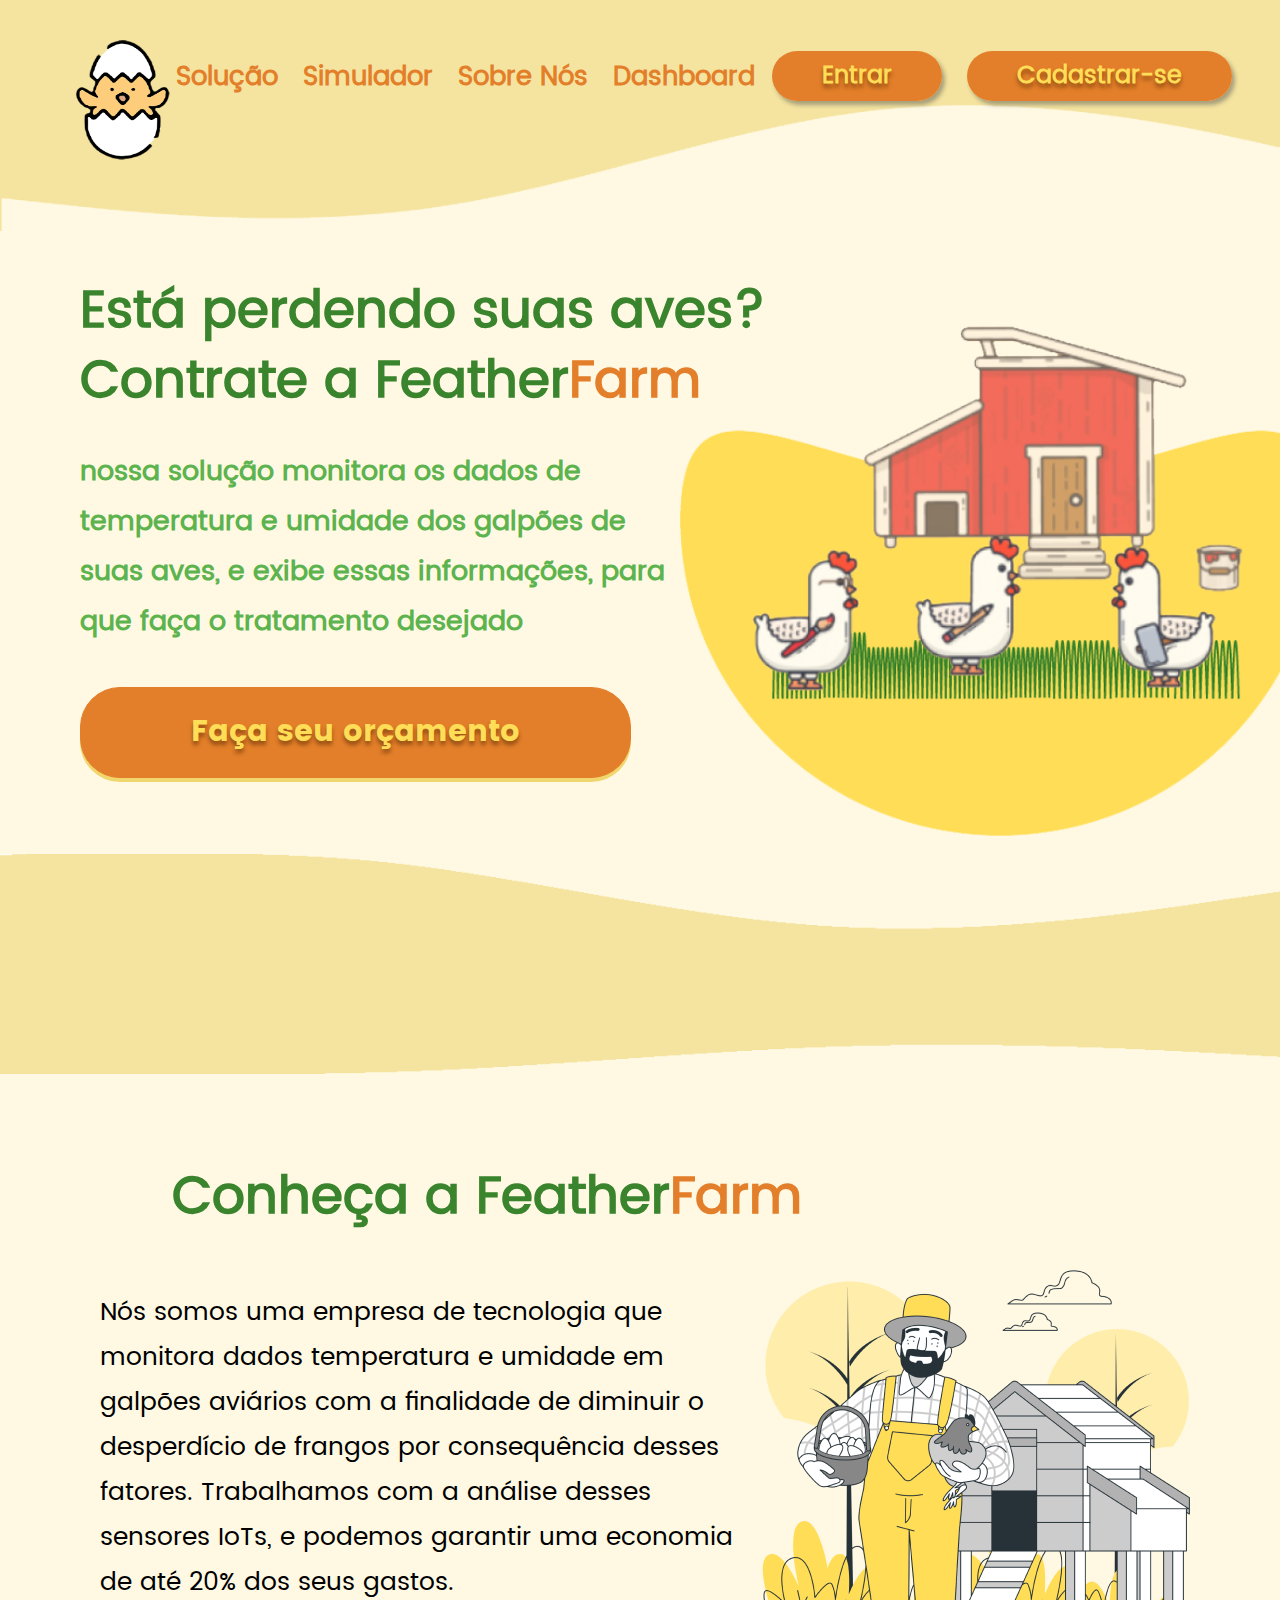
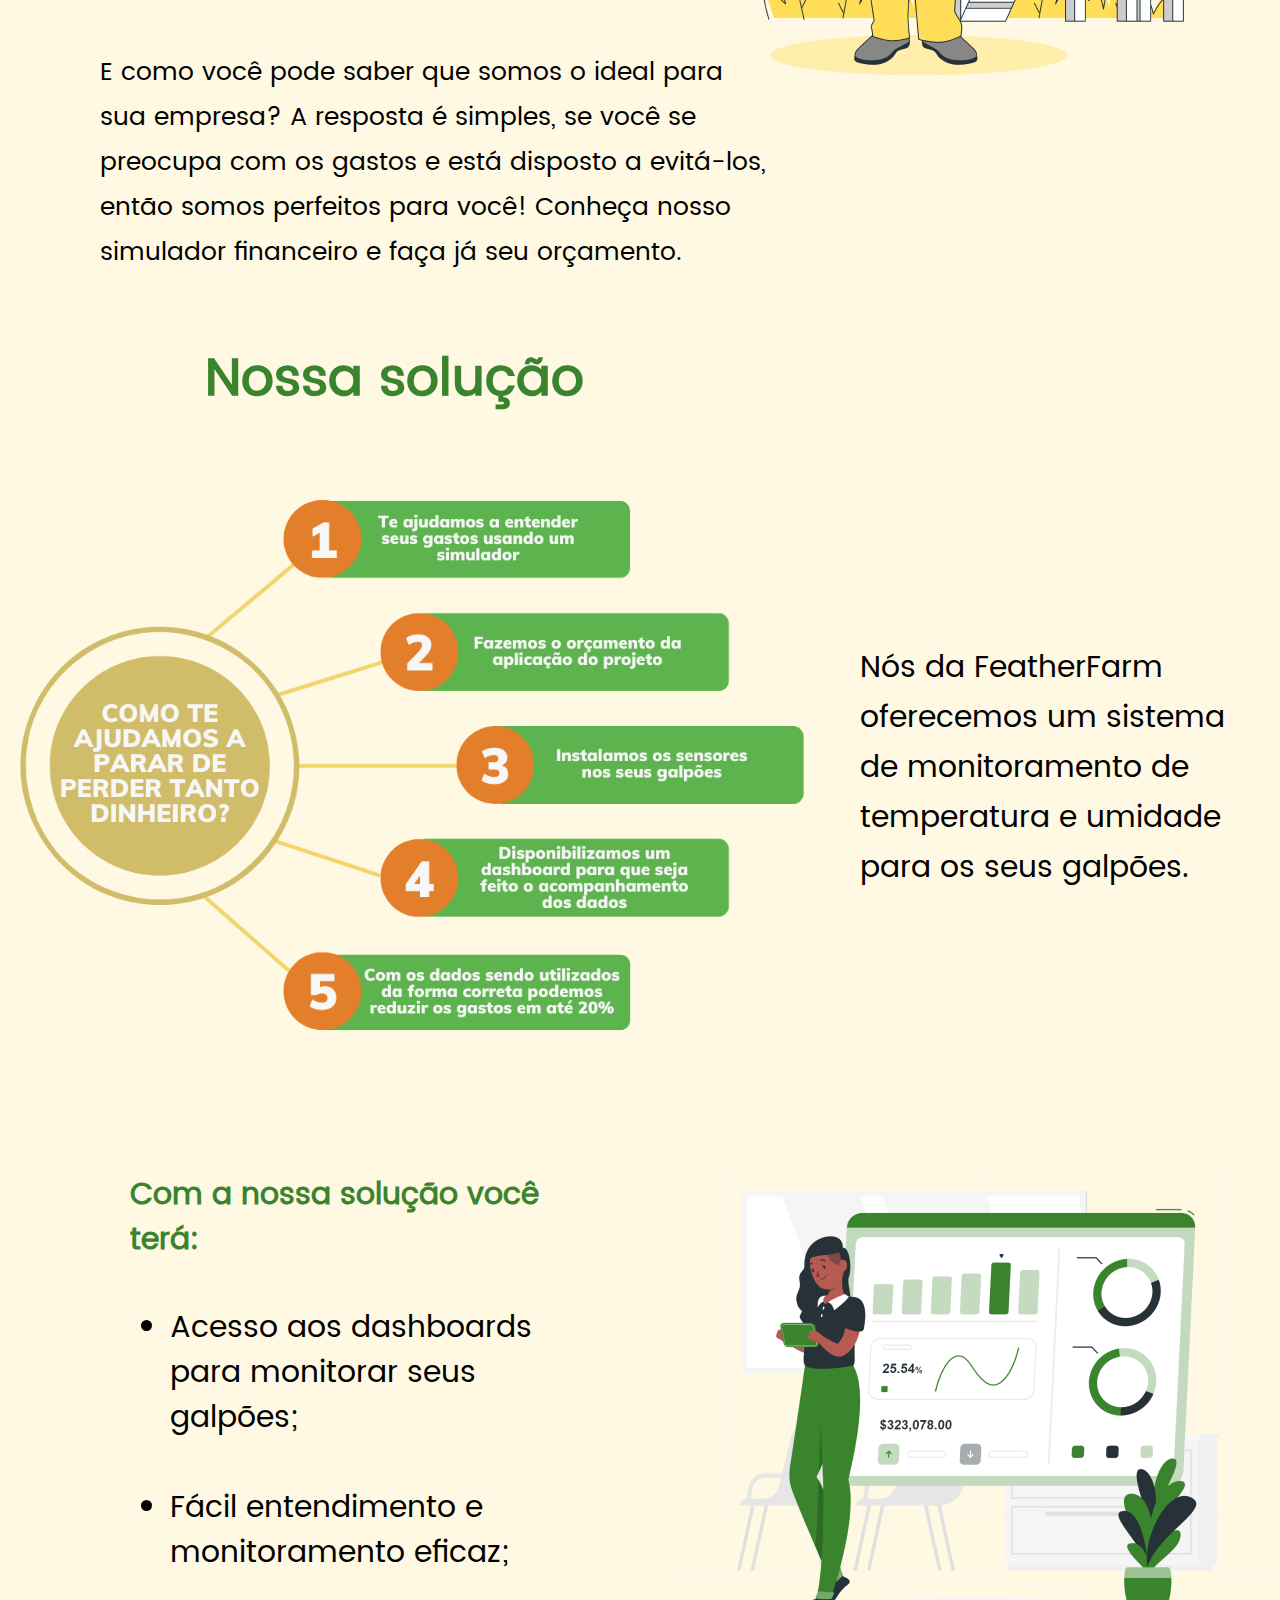
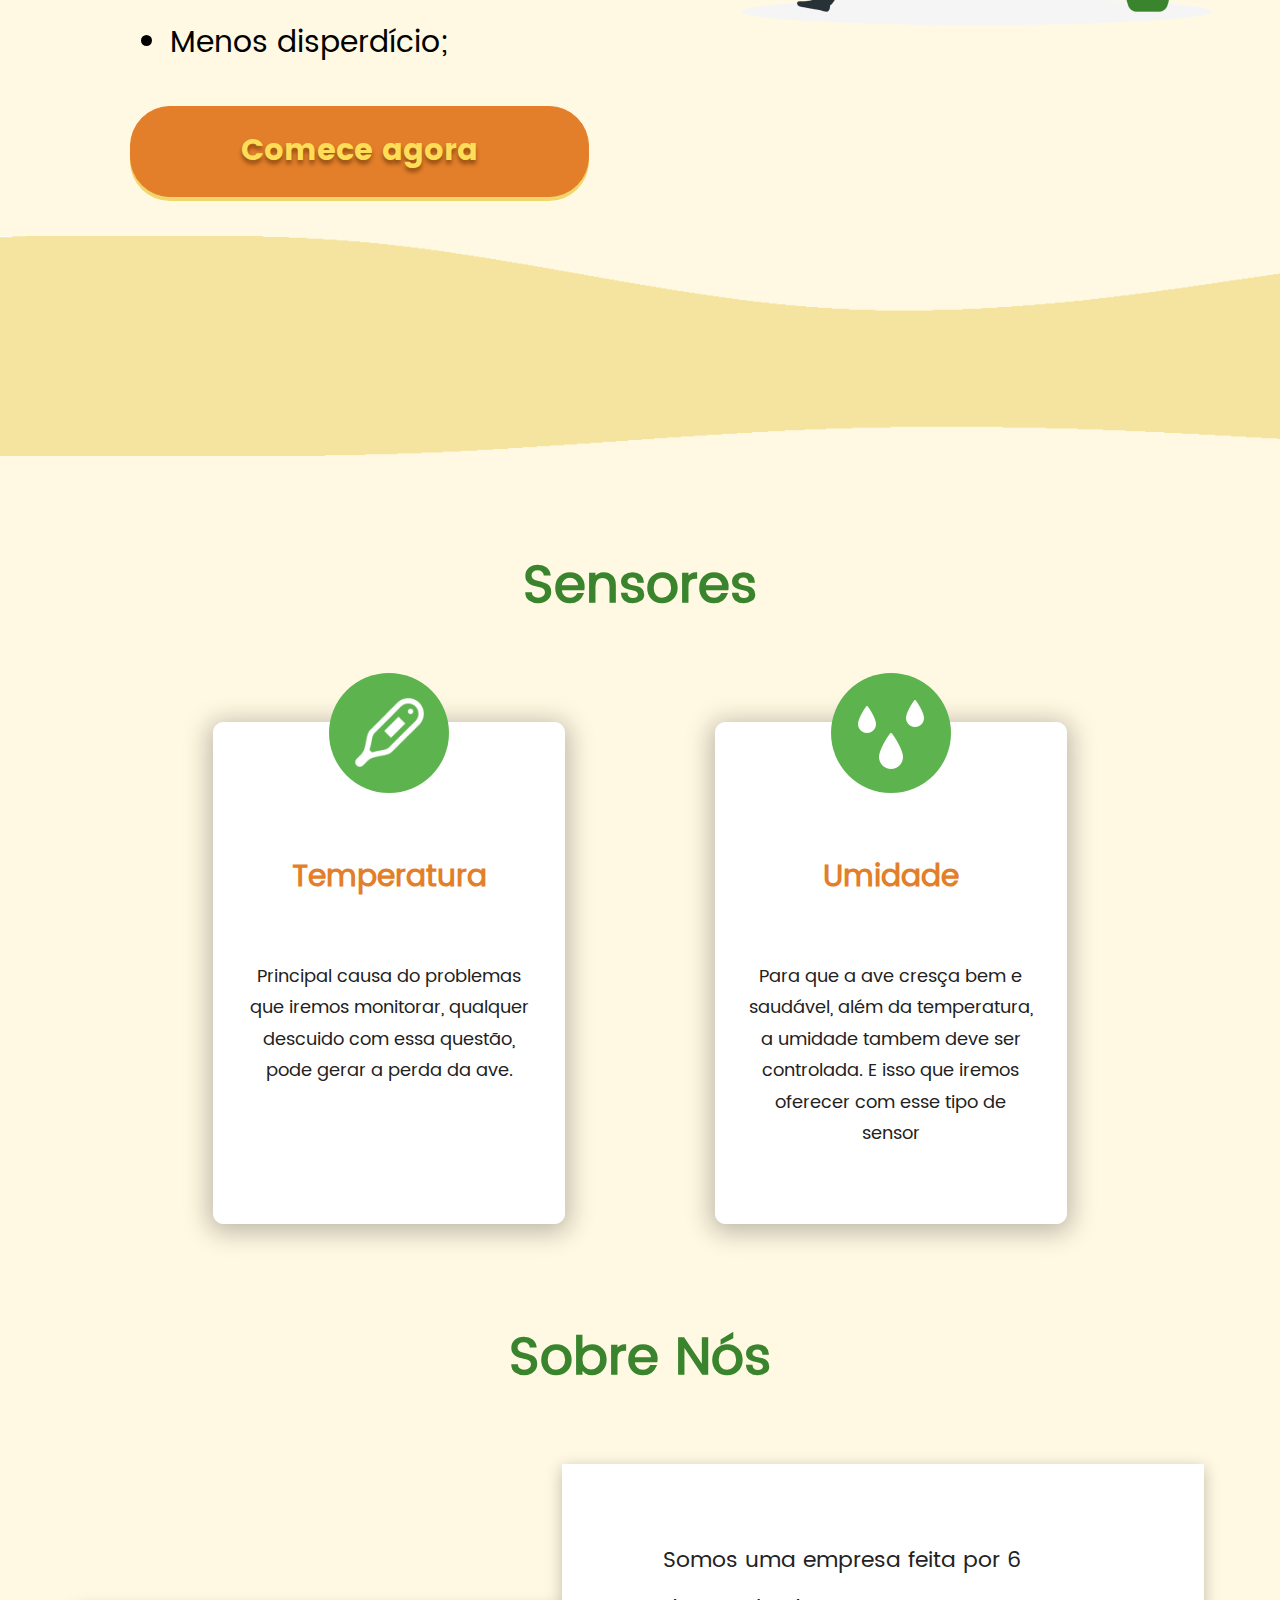
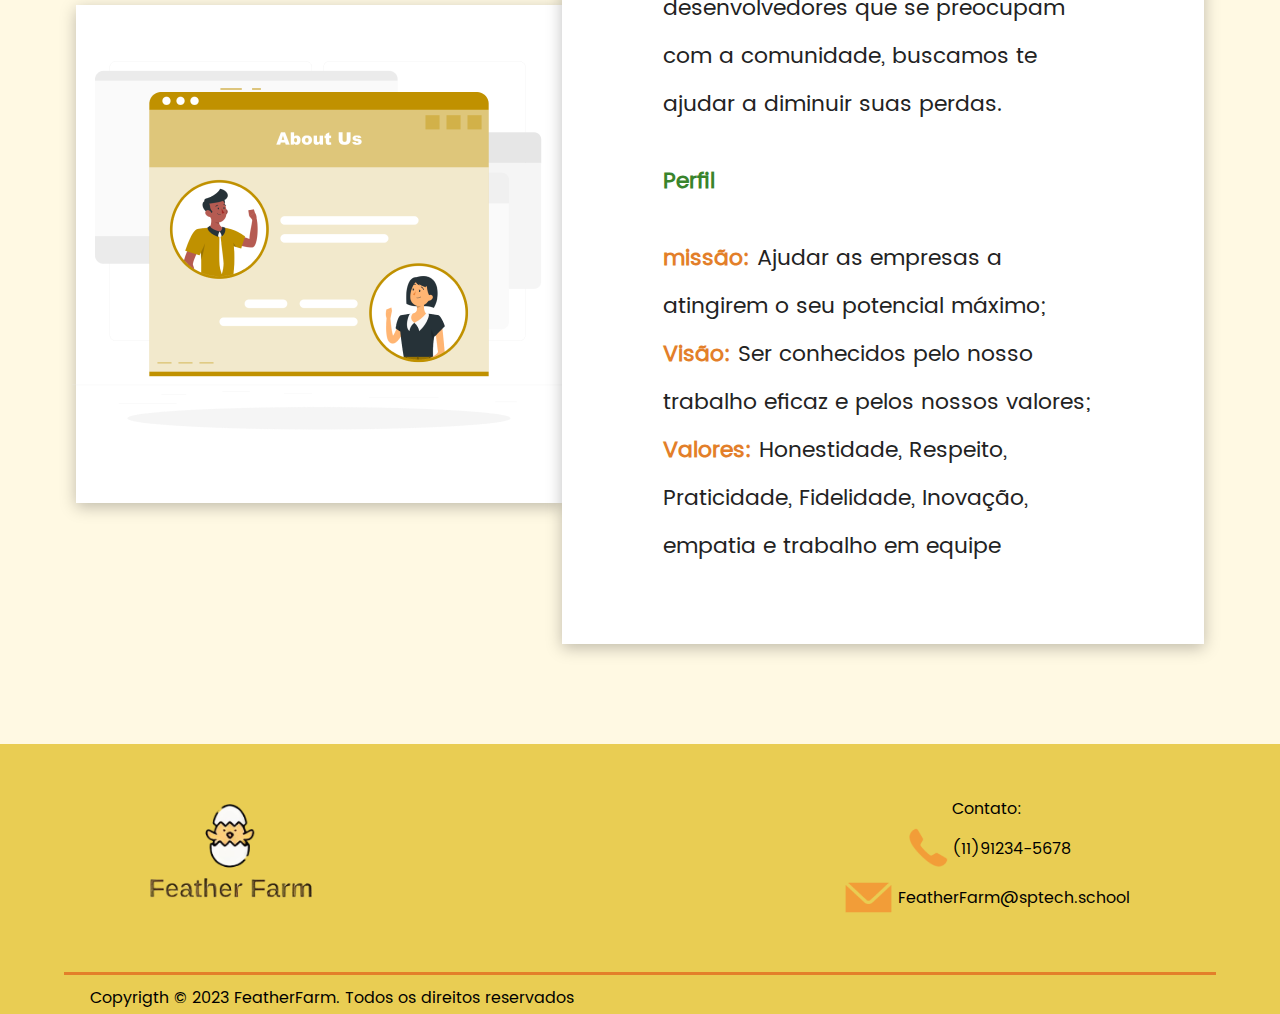
<file: API's FeatherFarm/site-featherFarm/site/public/index.html>
<!DOCTYPE html>
<html lang="en">
  <head>
    <meta charset="UTF-8" />
    <meta http-equiv="X-UA-Compatible" content="IE=edge" />
    <meta name="viewport" content="width=device-width, initial-scale=1.0" />
    <title>FeatherFarm</title>
    <link href="./css/styleIndex.css" rel="stylesheet" />
    <link rel="icon" type="image/x-icon" href="./assets/assetsIndex/logo.png" />
  </head>

  <body>
    <div class="divPai" id="Home">
      <!-- Header -->

      <div class="header" id="Home">
        <div class="logo">
          <div class="imagem">
            <img
              src="./assets/assetsIndex/logo.png"
              style="
                margin-right: -100px;
                height: 120px;
                width: 95px;
                margin-left: -30px;
              "
            />
          </div>
        </div>
        <div class="menu1">
          <ul>
            <li>
              <a href="#Solucao"><b>Solução</b></a>
            </li>
            <li>
              <a href="./simulador.html"
                ><b>Simulador</b></a
              >
            </li>
            <li>
              <a href="#Sobre_nos"><b>Sobre Nós</b></a>
            </li>
            <li>
              <a href="./login.html"><b>Dashboard</b></a>
            </li>
          </ul>
        </div>
        <div class="menu2">
          <ul>
            <li>
              <a href="./login.html"><b>Entrar</b></a>
            </li>
            <li>
              <a href="./cadastro.html"><b>Cadastrar-se</b></a>
            </li>
          </ul>
        </div>
      </div>

      <!-- Fim do header -->

      <!-- Layout inicial -->

      <div class="containerInicial">
        <div class="textosInicial">
          <div class="titulo">
            <p>
              <b
                >Está perdendo suas aves? Contrate a Feather<b
                  style="color: #e37f2a"
                  >Farm</b
                ></b
              >
            </p>
          </div>
          <div class="corpo">
            <b
              >nossa solução monitora os dados de temperatura e umidade dos
              galpões de suas aves, e exibe essas informações, para que faça o
              tratamento desejado</b
            >
          </div>
          <div class="botao">
            <form action="">
                <input type="submit" value="Faça seu orçamento" formaction="../simuladorFinanceiro/simulador.html"/>
            </form>
          </div>
        </div>
        <div>
          <img
            src="./assets/assetsIndex/galinhas.png"
            style="height: 530px; margin-right: 30px; margin-top: -30px"
          />
        </div>
      </div>

      <!-- Fim do layout inicial -->

      <div class="divisao01"></div>

      <!-- layout empresa-->

      <div class="containerEmpresa" id="Solucao">
        <div class="empresa">
          <div class="textosEmpresa">
            <div class="titulo">
              <b>Conheça a Feather<b style="color: #e37f2a">Farm</b></b>
            </div>
            <div class="corpo">
              Nós somos uma empresa de tecnologia que monitora dados temperatura
              e umidade em galpões aviários com a finalidade de diminuir o
              desperdício de frangos por consequência desses fatores.
              Trabalhamos com a análise desses sensores IoTs, e podemos garantir
              uma economia de até 20% dos seus gastos. <br />
              <br />
              E como você pode saber que somos o ideal para sua empresa? A
              resposta é simples, se você se preocupa com os gastos e está
              disposto a evitá-los, então somos perfeitos para você! Conheça
              nosso simulador financeiro e faça já seu orçamento.
            </div>
          </div>
          <div class="imagem"><img src="./assets/assetsIndex/Farmer.png" /></div>
        </div>
      </div>

      <!-- fim do layout empresa -->

      <!-- diagrama -->

      <div class="diagrama">
        <div class="titulo"><b>Nossa solução</b></div>
        <div class="imagem_texto">
          <div class="imagem">
            <img src="./assets/assetsIndex/diagrama.png" style="height: 600px" />
          </div>
          <div class="texto">
            Nós da FeatherFarm oferecemos um sistema de monitoramento de
            temperatura e umidade para os seus galpões.
          </div>
        </div>
      </div>

      <!-- fim do diagrama -->

      <div class="dashboard">
        <div class="texto">
          <div class="corpo">
            <b style="color: #39842c">Com a nossa solução você terá:</b>
            <ul style="margin-top: -2px">
              <br />
              <li>Acesso aos dashboards para monitorar seus galpões;</li>
              <br />
              <li>Fácil entendimento e monitoramento eficaz;</li>
              <br />
              <li>Menos disperdício;</li>
            </ul>
          </div>
          <div class="botao">
            <form action="">
                <input type="submit" value="Comece agora" formaction="../TelaLogin/login_page.html" />
            </form>
        </div>
        </div>
        <div class="imagem"><img src="./assets/assetsIndex/dashboard.png" /></div>
      </div>

      <div class="divisao01"></div>

      <!-- layout sensores -->

      <div class="sensores">
        <div class="titulo"><b>Sensores</b></div>
        <div>
          <div class="tiposSensores">
            <div class="sensor">
              <div class="imagem">
                <div class="aquivoImagem">
                  <img src="./assets/assetsIndex/Warm.png" />
                </div>
              </div>
              <div class="titulo"><b>Temperatura</b></div>
              <div class="corpo">
                <p>
                  Principal causa do problemas que iremos monitorar, qualquer
                  descuido com essa questão, pode gerar a perda da ave.
                </p>
              </div>
            </div>
            <div class="sensor">
              <div class="imagem">
                <div class="aquivoImagem">
                  <img src="./assets/assetsIndex/Wet.png" />
                </div>
              </div>
              <div class="titulo"><b>Umidade</b></div>
              <div class="corpo">
                <p>
                  Para que a ave cresça bem e saudável, além da temperatura, a
                  umidade tambem deve ser controlada. E isso que iremos oferecer
                  com esse tipo de sensor
                </p>
              </div>
            </div>
            <!-- <div class="sensor">
              <div class="imagem">
                <div class="aquivoImagem">
                  <img src="./imagens_e_fontes/Circular Arrows.png" />
                </div>
              </div>
              <div class="titulo"><b>Sustentabilidade</b></div>
              <div class="corpo">
                <p>
                  A sustentabilidade é um movimento cíclico. Não só do meio
                  ambiente, mas também do sistema de gestão, perder lucro é
                  quebrar o ciclo de sutentabilidade.
                </p>
              </div>
            </div> -->
          </div>
        </div>
      </div>

      <!-- fim do layout sensores -->

      <!-- layout sobre nós -->

      <div class="sobreNos" id="Sobre_nos">
        <div class="titulo"><b>Sobre Nós</b></div>
        <div class="containersSobreNos">
          <div class="imagem">
            <img src="./assets/assetsIndex/sobreNosImg.png" />
          </div>
          <div class="texto">
            <div class="conteudoTexto">
              <p>
                Somos uma empresa feita por 6 desenvolvedores que se preocupam
                com a comunidade, buscamos te ajudar a diminuir suas perdas.
                <h4 class="verde"> Perfil</h4>
                <b class="laranja">missão:</b> Ajudar as empresas a atingirem o seu potencial
                máximo; 
                <br />
                <b class="laranja">Visão:</b> Ser conhecidos pelo nosso trabalho eficaz e pelos
                nossos valores; 
                <br />
                <b class="laranja">Valores:</b> Honestidade, Respeito, Praticidade,
                Fidelidade, Inovação, empatia e trabalho em equipe
              </p>
            </div>
          </div>
        </div>
      </div>

      <!-- fim do layout sobre nós -->

      <div class="footer">
        <div class="principal">
          <div class="logo">
            <a href="#Home">
              <img
                src="./assets/assetsIndex/logoComNome.png"
                style="height: 100px"
                width="auto"
            /></a>
          </div>
          <div class="contato">
            Contato:
            <div class="telefone">
              <img src="./assets/assetsIndex/Phone.png" />(11)91234-5678
            </div>
            <div class="email">
              <img
                src="./assets/assetsIndex/Envelope.png"
                style="margin-right: 5px"
              />FeatherFarm@sptech.school
            </div>
          </div>
        </div>
        <div class="divisor"></div>
        <div class="direitos">
          Copyrigth © 2023 FeatherFarm. Todos os direitos reservados
        </div>
      </div>
    </div>
  </body>
</html>
</file>
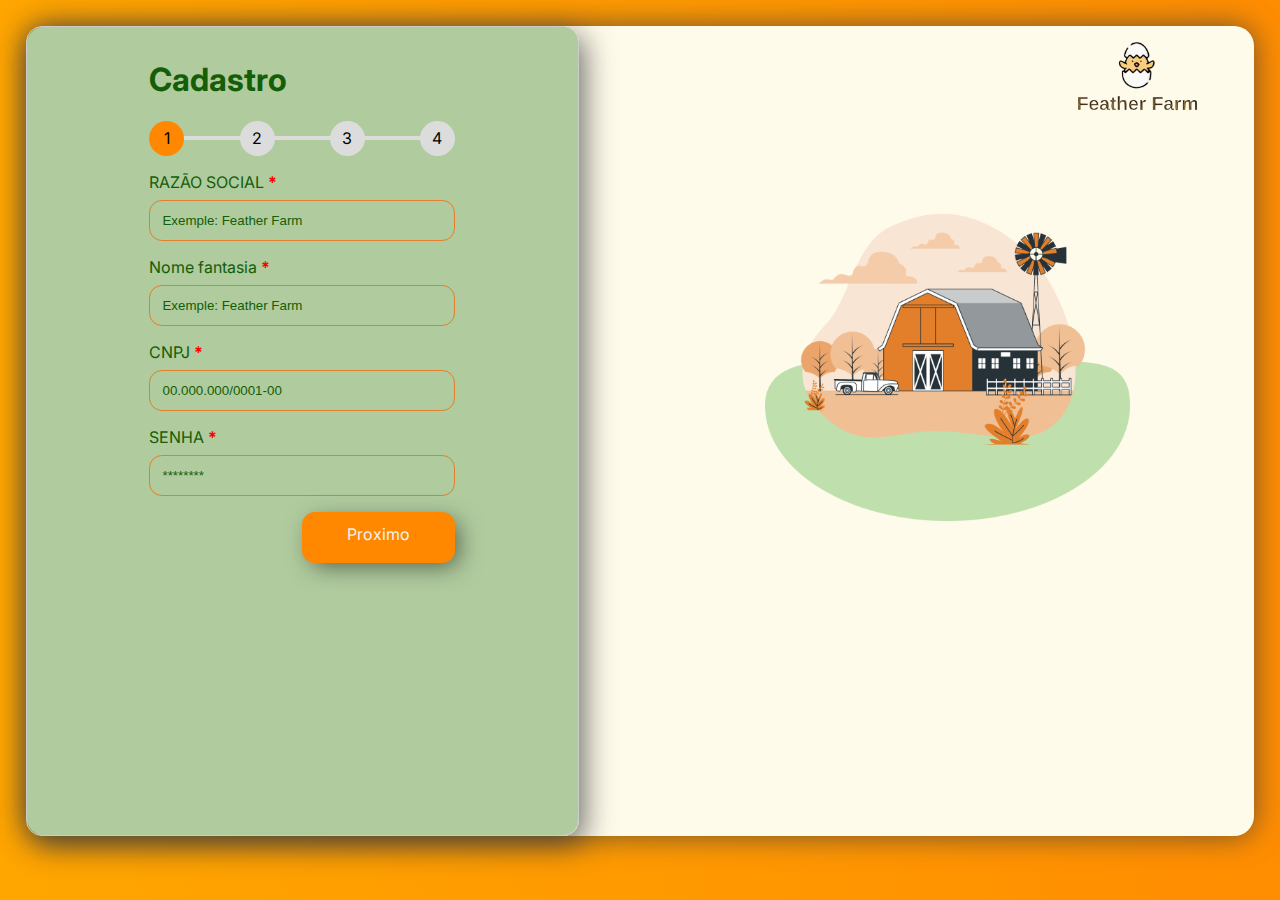
<file: API's FeatherFarm/site-featherFarm/site/public/cadastro.html>
<!DOCTYPE html>
<html lang="pt-br">

<head>
    <meta charset="UTF-8">
    <meta http-equiv="X-UA-Compatible" content="IE=edge">
    <meta name="viewport" content="width=device-width, initial-scale=1.0">
    <link rel="stylesheet" href="./css/styleCadastro.css">
    <link rel="icon" type="image/x-icon" href="./assets/assetsIndex/logo.png">

    <title>Cadastro</title>
</head>

<body>
    <div class="container">
        <form action="login.html" class="form">
            <h1 class="text-center">Cadastro</h1>
            <!-- barra de progresso -->
            <div class="progressbar">
                <div class="progress" id="progress"></div>
                <div class="progress-step progress-step-active">

                </div>
                <div class="progress-step"></div>
                <div class="progress-step"></div>
                <div class="progress-step"></div>
            </div>

            <!-- final da barra de progresso-->
            <div class="form-step form-step-active">
                <div class="input-group">
                    <label for="nome_razão_social">RAZÃO SOCIAL <b style="color: red;"
                            title="Este campo é obrigatório">*</b></label>
                    <input id="input_razão_social" autocomplete="off" type="text" name="razão_social"
                        placeholder="Exemple: Feather Farm" required="required" minlength="2" maxlength="50">
                </div>

                <div class="input-group">
                    <label for="nome_fantasia">Nome fantasia <b style="color: red;"
                            title="Este campo é obrigatório">*</b></label>
                    <input id="input_nome_fantasia" autocomplete="off" type="text" name="nome_fantasia"
                        placeholder="Exemple: Feather Farm" required="required" minlength="2" maxlength="50">
                </div>

                <div class="input-group">
                    <label for="cnpj_empresa">CNPJ <b style="color: red;" title="Este campo é obrigatório">*</b></label>
                    <input id="input_cnpj" autocomplete="off" type="text" name="cnpj" placeholder="00.000.000/0001-00"
                        required="required" maxlength="18" minlength="18">
                </div>

                <div class="input-group">
                    <label for="Senha">SENHA <b style="color: red;" title="Este campo é obrigatório">*</b></label>
                    <input id="input_senha" autocomplete="off" type="password" name="senha" placeholder="********"
                        required="required" maxlength="8">
                </div>

                <div class="">
                    <a href="#" class="btn btn-next width-50 ml-auto">Proximo</a>
                </div>
            </div>


            <div class="form-step">
                <div class="input-group">
                    <label for="cep">CEP <b style="color: red;" title="Este campo é obrigatório">*</b></label>
                    <input id="input_cep" autocomplete="off" type="text" name="cep" placeholder="01234-567"
                        required="required" minlength="9" maxlength="9">
                </div>

                <div class="input-group">
                    <label for="logradouro_endereco">LOGRADOURO <b style="color: red;"
                            title="Este campo é obrigatório">*</b></label>
                    <input id="input_logradouro" autocomplete="off" type="text" name="logradouro"
                        placeholder="Logradouro" required="required" minlength="5" maxlength="50">
                </div>

                <div class="input-group">
                    <label for="numero_endereco">Nº <b style="color: red;"
                            title="Este campo é obrigatório">*</b></label>
                    <input id="input_numero" autocomplete="off" type="text" name="numero" placeholder="Exemple: 12345"
                        required="required" minlength="1" maxlength="5">
                </div>

                <div class="input-group">
                    <label for="Bairro_endereco">BAIRRO <b style="color: red;"
                            title="Este campo é obrigatório">*</b></label>
                    <input id="input_bairro" autocomplete="off" type="text" name="bairro" placeholder="Bairro"
                        required="required" min="2" maxlength="50">
                </div>

                <div class="btns-group">
                    <a href="#" class="btn btn-prev">Voltar</a>
                    <a href="#" class="btn btn-next">Proximo</a>
                </div>
            </div>

            <div class="form-step">
                <div class="input-group">
                    <label for="Uf">UF <b style="color: red;" title="Este campo é obrigatório">*</b></label>
                    <!-- <input id="input_uf" autocomplete="off" class="input_uppercase" minlength="2" maxlength="2" type="text" name="uf" placeholder="SP"
                        required="required"> -->
                    <select class="select_uf" name="UF" id="select_uf">
                        <option value=""></option>
                        <option value="AC">AC</option>
                        <option value="AL">AL</option>
                        <option value="AP">AP</option>
                        <option value="AM">AM</option>
                        <option value="BR">BA</option>
                        <option value="CE">CE</option>
                        <option value="DF">DF</option>
                        <option value="ES">ES</option>
                        <option value="GO">GO</option>
                        <option value="MA">MA</option>
                        <option value="MT">MT</option>
                        <option value="MS">MS</option>
                        <option value="MG">MG</option>
                        <option value="PA">PA</option>
                        <option value="PB">PB</option>
                        <option value="PR">PR</option>
                        <option value="PE">PE</option>
                        <option value="PI">PI</option>
                        <option value="RJ">RJ</option>
                        <option value="RN">RN</option>
                        <option value="RS">RS</option>
                        <option value="RO">RO</option>
                        <option value="RR">RR</option>
                        <option value="SC">SC</option>
                        <option value="SP">SP</option>
                        <option value="SE">SE</option>
                        <option value="TO">TO</option>
                    </select>
                </div>

                <div class="input-group">
                    <label for="Cidade">CIDADE <b style="color: red;" title="Este campo é obrigatório">*</b></label>
                    <input id="input_cidade" autocomplete="off" type="text" name="cidade"
                        placeholder="Exemple: São Paulo" required="required" min="2" maxlength="50">
                </div>

                <div class="input-group">
                    <label for="Nome_responsavel">NOME <b style="color: red;"
                            title="Este campo é obrigatório">*</b></label>
                    <input id="input_nome" autocomplete="off" type="text" name="nome"
                        placeholder="Responsável pelo cadastro" required="required" min="2" maxlength="50">
                </div>

                <div class="input-group">
                    <label for="Sobrenome_responsavel">SOBRENOME <b style="color: red;"
                            title="Este campo é obrigatório">*</b></label>
                    <input id="input_sobrenome" autocomplete="off" type="text" name="sobrenome"
                        placeholder="Responsável pelo cadastro" required="required" min="2" maxlength="50">
                </div>

                <div class="btns-group">
                    <a href="#" class="btn btn-prev">Voltar</a>
                    <a href="#" class="btn btn-next">Proximo</a>
                </div>
            </div>

            <div class="form-step">
                <div class="input-group">
                    <label for="Email">EMAIL <b style="color: red;" title="Este campo é obrigatório">*</b></label>
                    <input id="input_email" autocomplete="off" type="email" name="email"
                        placeholder="Exemple@exemple.com" required="required" minlength="3" maxlength="50">
                </div>

                <div class="input-group">
                    <label for="Email2">EMAIL (2)</label>
                    <input id="input_email2" autocomplete="off" type="email" name="email2"
                        placeholder="Exemple@exemple.com" minlength="3" maxlength="50">
                </div>

                <div class="input-group">
                    <label for="Telefone">TELEFONE <b style="color: red;" title="Este campo é obrigatório">*</b></label>
                    <input id="input_telefone" autocomplete="off" type="tel" name="tel" placeholder="(01)2345-6789"
                        required="required" minlength="13" maxlength="13">
                </div>

                <div class="input-group">
                    <label for="Telefone2">TELEFONE (2)</label>
                    <input id="input_telefone2" autocomplete="off" type="tel" name="tel2" placeholder="(01)2345-6789"
                        minlength="13" maxlength="13">
                </div>

                <div class="btns-group">
                    <a href="#" class="btn btn-prev">Voltar</a>
                    <button style="border:none" class="btn" onclick="cadastrar()">Concluir</button>
                </div>
            </div>
        </form>

        <div class="form-image">
            <div class="image-logo"><a href="./index.html" id="img_logo">
                    <img src="./assets/assetsCadastro/logoComNome.png" alt="img logo">
                </a></div>
            <div class="image-farm">
                <img src="./assets/assetsCadastro/ImagemCadastro.png" alt="img cadastro">
            </div>

        </div>
    </div>
</body>

</html>
<script>
    // ---------- barra de progresso ----------
    
    const progresso = document.getElementById("progress");
    const EtapaDoFormulario = document.querySelectorAll(".form-step");
    const ProgressoEtapas = document.querySelectorAll(".progress-step");
    const BotaoVoltar = document.querySelectorAll(".btn-prev");

     var NumeroDaEtapa = 0;

     // validar etapa 1
     // Essa função valida a primeira etapa do cadastro, pegando o valor das constantes e guardando-as nas variáveis
     // Quando a validação for efetuada corretamente, cai no else e soma 1 na variável do numero da etapa
    function validar1() {
        
        var empresaValue = input_razão_social.value
        var nome_fantasiaValue = input_nome_fantasia.value
        var cnpj_empresaValue = input_cnpj.value
        var senhaValue = input_senha.value

        if ((empresaValue == '' || empresaValue.length < 2) || (nome_fantasiaValue == ''|| nome_fantasiaValue.length < 2) || (cnpj_empresaValue == '' || cnpj_empresaValue.length < 18) || (senhaValue == '' || senhaValue.length < 3)) {
            alert("Parece que você preencheu algum campo incorretamente!")
        }else {
            NumeroDaEtapa++
        }


    }
    function validarEtapa1() {
        validar1();
        AvancarEtapas();
        AvancarBarraDeProgresso();
    }
   
    // validar etapa 2
    // Essa função valida a Segunda etapa do cadastro, pegando o valor das constantes e guardando-as nas variáveis
    // Quando a validação for efetuada corretamente, cai no else e soma 1 na variável do numero da etapa
    function validar2() {
        var cepValue = input_cep.value
        var logradouroValue = input_logradouro.value
        var numeroValue = input_numero.value
        var bairroValue = input_bairro.value

        if ((cepValue == '' || cepValue.length < 9) || (logradouroValue == '' || logradouroValue.length < 5) || numeroValue == '' || (bairroValue == '' || bairroValue.length < 2)) {
            alert("Parece que você preencheu algum campo incorretamente!")
        }else {
            NumeroDaEtapa++
        }
    }

    function validarEtapa2() {
        validar2();
        AvancarEtapas();
        AvancarBarraDeProgresso();
    }
 

    // validar etapa 3
    // Essa função valida a Terceira etapa do cadastro, pegando o valor das constantes e guardando-as nas variáveis
    // Quando a validação for efetuada corretamente, cai no else e soma 1 na variável do numero da etapa
     function validar3() {
        var ufValue = select_uf.value
        var cidadeValue = input_cidade.value
        var nomeValue = input_nome.value
        var sobrenomeValue = input_sobrenome.value

        if (ufValue == '' || (cidadeValue == '' || cidadeValue.length < 2) || (nomeValue == '' || nomeValue.length < 2) || (sobrenomeValue == '' || sobrenomeValue.length < 2)) {
            alert("Parece que você preencheu algum campo incorretamente!")
        }else {
            NumeroDaEtapa++
        }
    }

    function validarEtapa3() {
        validar3();
        AvancarEtapas();
        AvancarBarraDeProgresso();
    }


    // validar etapa 4
    // Essa função valida a Ultima etapa do cadastro, pegando o valor das constantes e guardando-as nas variáveis
    // Quando a validação for efetuada corretamente, cai no else e soma 1 na variável do numero da etapa
    function validar4() {
        var emailValue = input_email.value
        var email2Value = input_email2.value
        var telefoneValue = input_telefone.value 
        var telefone2Value = input_telefone2.value

        if (emailValue == '' || telefoneValue == '') {
            alert("Parece que você preencheu algum campo incorretamente!")
        }
    }

    function cadastrar() {
        validar4();
        AvancarEtapas();
        AvancarBarraDeProgresso();
    }
    

    function voltarEtapas() {
        NumeroDaEtapa--;
        AvancarEtapas();
        AvancarBarraDeProgresso();
    }
       
    function AvancarEtapas() {
        EtapaDoFormulario.forEach((formStep) => {
            formStep.classList.contains("form-step-active") &&
                formStep.classList.remove("form-step-active");
        });

        EtapaDoFormulario[NumeroDaEtapa].classList.add("form-step-active");
    }


    function AvancarBarraDeProgresso() {
        ProgressoEtapas.forEach((EtapasFormulario, indice) => {
            if (indice < NumeroDaEtapa + 1) {
                EtapasFormulario.classList.add("progress-step-active");
            } else {
                EtapasFormulario.classList.remove("progress-step-active");
            }
        });

        const progressActive = document.querySelectorAll(".progress-step-active");

        progresso.style.width =
            ((progressActive.length - 1) / (ProgressoEtapas.length - 1)) * 100 + "%";
    }


        function cadastrar() {
            var RazãoSocialVar = input_razão_social.value;
            var CnpjVar = input_cnpj.value;
            var Nome_fantasiaVar = input_nome_fantasia.value;
            var SenhaVar = input_senha.value;
            var LogradouroVar = input_logradouro.value;
            var NumeroVar = input_numero.value;
            var BairroVar = input_bairro.value;
            var UfVar = select_uf.value;
            var CepVar = input_cep.value;
            var CidadeVar = input_cidade.value;
            var NomeVar = input_nome.value;
            var SobrenomeVar = input_sobrenome.value;
            var EmailCadastroVar = input_email.value;
            var Email2CadastroVar = input_email2.value;
            var TelefoneVar = input_telefone.value;
            var Telefone2Var = input_telefone2.value;

            fetch("/usuarios/cadastrar", {
                method: "POST",
                headers: {
                    "Content-Type": "application/json"
                },
                body: JSON.stringify({
                    // crie um atributo que recebe o valor recuperado aqui
                    // Agora vá para o arquivo routes/usuario.js
                    RazãoSocialServer: RazãoSocialVar,
                    CnpjServer: CnpjVar,
                    Nome_fantasiaServer: Nome_fantasiaVar,
                    SenhaServer: SenhaVar,
                    LogradouroServer: LogradouroVar,
                    NumeroServer: NumeroVar,
                    BairroServer: BairroVar,
                    UfServer: UfVar,
                    CepServer: CepVar,
                    CidadeServer: CidadeVar,
                    NomeServer: NomeVar,
                    SobrenomeServer: SobrenomeVar,
                    EmailCadastroServer: EmailCadastroVar,
                    Email2CadastroServer: Email2CadastroVar,
                    TelefoneServer: TelefoneVar,
                    Telefone2Server: Telefone2Var,
                })
            }).then(function (resposta) {

                console.log("resposta: ", resposta);

                if (resposta.ok) {
                    alert("Cadastro Realizado com sucesso, indo para tela de login")

                    setTimeout(() => {
                        window.location = "login.html";
                    }, "2000")

                } else {
                    throw ("Houve um erro ao tentar realizar o cadastro!");
                }
            }).catch(function (resposta) {
                console.log(`#ERRO: ${resposta}`);
            });

            return false;
        }

    

</script>
</file>
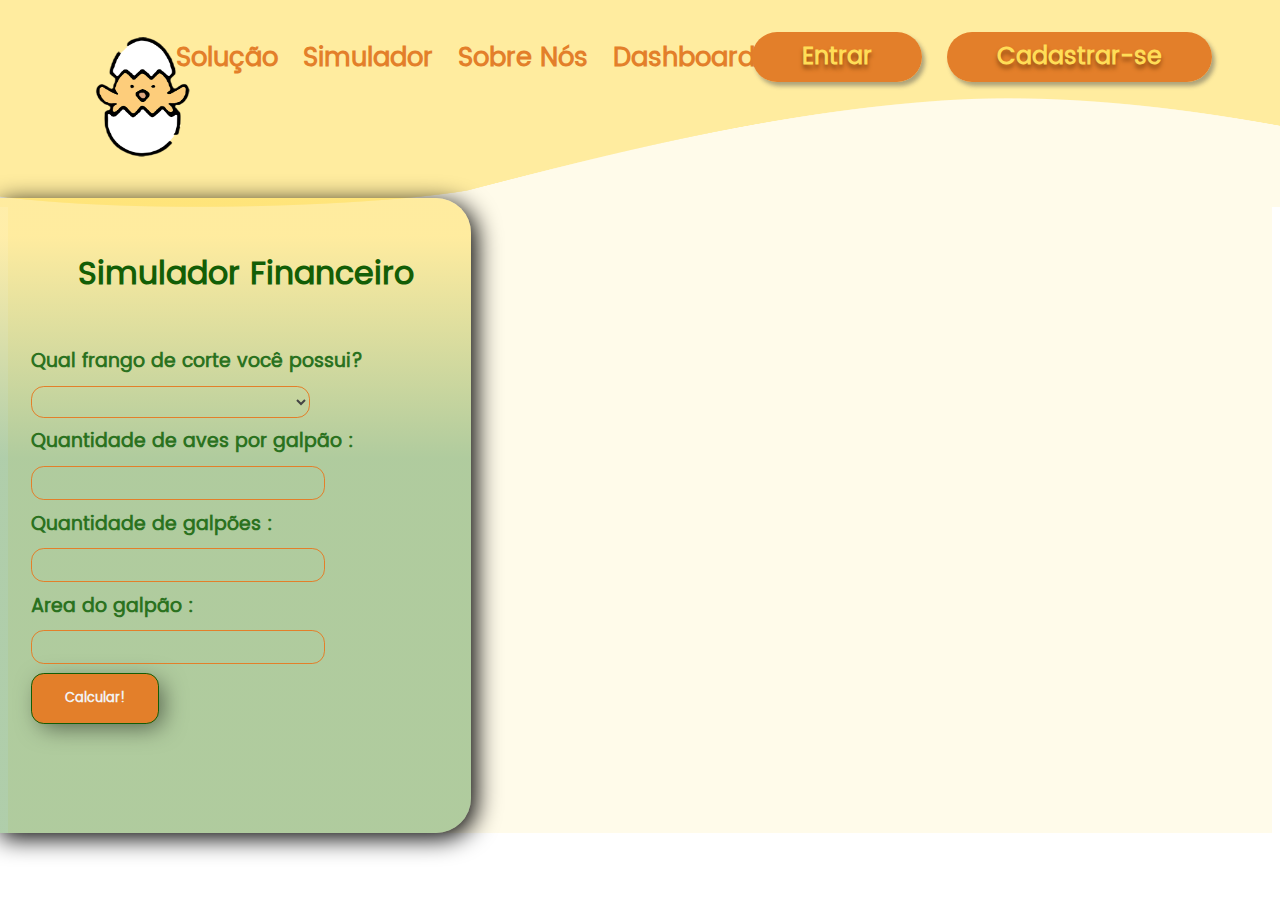
<file: API's FeatherFarm/site-featherFarm/site/public/simulador.html>
<!DOCTYPE html>
<html lang="pt-BR">
  <head>
    <meta charset="UTF-8" />
    <meta http-equiv="X-UA-Compatible" content="IE=edge" />
    <meta name="viewport" content="width=device-width, initial-scale=1.0" />
    <link rel="stylesheet" href="./css/styleSimulador.css" />
    <link
      rel="icon"
      type="image/x-icon"
      href="./assets/assetsIndex/logo.png"
    />
    <title>FF-SimuladorFinanceiro</title>
  </head>
  <body>
    <div class="header" id="Home">
        <div class="logo">
          <div class="imagem">
            <img
              src="./assets/assetsIndex/logo.png"
              style="
                margin-right: -100px;
                height: 120px;
                width: 95px;
                margin-left: -30px;
              "
            />
          </div>
        </div>
        <div class="menu1">
          <ul>
            <li>
              <a href="./index.html"><b>Solução</b></a>
            </li>
            <li>
              <a href="#"
                ><b>Simulador</b></a
              >
            </li>
            <li>
              <a href="./index.html"><b>Sobre Nós</b></a>
            </li>
            <li>
              <a href="./login.html"><b>Dashboard</b></a>
            </li>
          </ul>
        </div>
        <div class="menu2">
          <ul>
            <li>
              <a href="./login.html"><b>Entrar</b></a>
            </li>
            <li>
              <a href="./cadastro.html"><b>Cadastrar-se</b></a>
            </li>
          </ul>
        </div>
      </div>
    <main>
        
      <article>
        <form action="">
          <h1 class="titulo">Simulador Financeiro</h1>
          <h3>Qual frango de corte você possui?</h3>
          <select id="tipo_frag">
            <option value=""></option>
            <option value="9.94">Embrapa 021</option>
            <option value="11.56">Paraíso Pedrês</option>
            <option value="10.50">Gigante Negro</option>
            <option value="9.18">Caipira Pescoço Pelado</option>
            <option value="10.47">Pesadão Vermelho</option>
          </select>
          <br />
          <h3>Quantidade de aves por galpão :</h3>
          <input type="number" id="qtd_aves_i" />
          <br />
          <h3>Quantidade de galpões :</h3>
          <input type="number" id="qtd_galpao_i" />
          <br />
          <h3>Area do galpão :</h3>
          <input type="number" id="area_gal_i" /> <br />
          <button onclick="calcular()">Calcular!</button> <br />
        </form>
      </article>
      <article id="respostas">
        <div id="exibir_infos"></div>
      </article>
    </main>
  </body>
</html>

<script>


  function calcular() {
    event.preventDefault();
  exibir_infos.innerHTML = "";
  // restante do código

    exibir_infos.innerHTML = "";
    var valor = Number(tipo_frag.value);
    var qtd_aves = Number(qtd_aves_i.value);
    var qtd_galpao = Number(qtd_galpao_i.value);
    var total = valor * qtd_aves * qtd_galpao;
    var economia = (total * 20) / 100;
    var area = Number(area_gal_i.value);
    var valor_sensor = (area / 12).toFixed(0) * 200 * qtd_galpao;

    if (valor <= 0 || qtd_aves <= 0 || qtd_galpao <= 0) {
      alert("Valores invalidos inseridos!");
    } else {
      exibir_infos.innerHTML += `<h1><img style="margin-right:1vw;" width="50px" src="imgs/dollar.svg" alt="">
        O seu valor atual investido em aves é de R$${total.toFixed(2)}</h1> <br>`;

      exibir_infos.innerHTML += `<h2> Vamos simular o prejuizo que você pode ter! </h2><br>`;

      exibir_infos.innerHTML += `<span id="spam1"><img width="75px" src="imgs/frangoVermelho.svg" alt="">
        Com o prejuizo de 20%, sua perda será de : R$${economia.toFixed(2)} </span> <br>`;

      exibir_infos.innerHTML += `<span id="spam2"><img width="50px" src="imgs/frangoAmarelo.svg" alt="">
        Com o prejuizo de 10%, sua perda será de : R$${(
        (total * 10) /100).toFixed(2)}  </span><br>`;

      exibir_infos.innerHTML += `<span id="spam3"><img width="50px" src="imgs/frangoVerde.svg" alt="">
        Com o prejuizo de 5%, sua perda será de : R$${((total * 5) /100).toFixed(2)} </span><br>`;

      exibir_infos.innerHTML += `<span id="spam4"><h2> Você precisará de ${(area / 12).toFixed(0)} sensores por galpão<br /> totalizando um investimento de R$${valor_sensor.toFixed(2)}<h2></span> <br>`;
    }
  }
</script>
</file>
<file: API's FeatherFarm/site-featherFarm/site/public/css/styleIndex.css>
/* *{
    padding: 0;
    margin: 0;
    padding: 0;
} */
@import url('https://fonts.googleapis.com/css2?family=Inter:wght@500;900&display=swap');


body {
    padding: 0;
    margin: 0;
    box-sizing: border-box;
    font-family: 'Poppins', sans-serif;
    overflow-x: hidden;

}

html{
    scroll-behavior: smooth;
}


.divPai {
    height: fit-content;
    width: 100%;
    justify-content: center;
    background-color: #fff9e3;
}

.header {
    width: 100%;
    height: 280px;
    background-image: url('../assets/assetsIndex/header.png');
    background-color: #fff9e3;
    display: flex;
    background-repeat: no-repeat;
    justify-content: space-evenly;
    padding-top: 40px;
    background-position: center top;
    background-size: 100%;
    text-align: center;

}

.containerInicial {
    background-color: #fff9e3;
    width: 100%;
    height: 18%;
    display: flex;
    align-items: center;
    justify-content: space-around;
    margin-top: 2%;
}

.containerEmpresa {

    background-color: #fff9e3;
    width: 100%;
    height: fit-content;
}

.diagrama {
    width: 100%;
    height: fit-content;
    background-color: #fff9e3;
}

.diagrama .imagem_texto {
    display: flex;
    width: 100%;
    height: fit-content;
    align-items: center;
    justify-content: space-around;
}

.diagrama .titulo {
    width: 80%;
    height: fit-content;
    display: flex;
    align-items: center;
    justify-content: left;
    margin-bottom: 50px;
    margin-left: 16%;
    font-family: 'Poppins';
}

.diagrama .imagem {
    width: fit-content;
    height: fit-content;
}

.diagrama .texto {
    width: 400px;
    font-size: 30px;
    font-family: 'Poppins';
    line-height: 50px;
}

.dashboard {
    margin: 100px 0px 50px 0px;
    width: 100%;
    height: fit-content;
    display: flex;
    justify-content: space-around;
    background-color: #fff9e3;
}

.dashboard .texto {
    width: 50%;
    height: fit-content;
    margin-left: 130px;
}

.dashboard .texto .corpo {
    font-family: 'Poppins';
    font-size: 30px;
    line-height: 45px;
    color: black;
    width: 80%;
}

.dashboard .imagem {
    width: 50%;
    height: fit-content;
    margin-right: 0px;
}

.dashboard .botao {
    width: 500px;
    height: 50px;
}




.sensores {
    background-color: #fff9e3;
    width: 100%;
    height: fit-content;
    justify-content: center;
    padding-bottom: 100px;
    margin-top: 70px;
}

.sobreNos {
    background-color: #fff9e3;
    width: 100%;
    height: fit-content;
}



.divisao01 {
    background-image: url('../assets/assetsIndex/divisao1.png');
    height: 246px;
    width: 100%;
    background-color: #fff9e3;
    background-position: center top;
    background-size: 100%;
    margin: 0;
    background-repeat: no-repeat;
}

.textosInicial {
    width: 600px;
    height: 500px;
    font-family: 'Poppins', monospace;
    margin-top: -250px;
    margin-left: 80px;
}

.titulo {
    width: 130%;
    font-size: 52px;
    line-height: 70px;
    height: 200px;
    color: #39842C;
    margin-bottom: -30px;
}

.corpo {
    margin-bottom: 70px;
    font-size: 27px;
    line-height: 50px;
    color: #5db34e;
}

@font-face {
    font-family: Poppins;
    src: url(../assets/assetsIndex/Poppins-Regular.ttf);
}

@font-face {
    font-family: Poppins-bold;
    src: url(../assets/assetsIndex/Poppins-Bold.ttf);
}

.menu1 {
    margin-right: -130px;
    margin-left: -50px;
}

.menu2 {
    margin-right: -50px;
}

.menu1 li {
    display: inline-block;
}

.menu1 li a {
    margin: 0 10px;
    font-size: 26px;
    text-decoration: none;
    color: #E37F2A;
    font-family: 'Poppins';
}

.menu2 li {
    display: inline-block;
}

.menu2 li a {
    margin: 0 10px;
    font-size: 24px;
    text-decoration: none;
    color: #FFDD57;
    font-family: 'Poppins';
    background-color: #E37F2A;
    padding: 5px 50px;
    border-radius: 40px;
    box-shadow: 3px 4px 4px rgba(81, 81, 81, 0.47);
    transition: 0.2s;
    text-shadow: 0px 4px 4px #914c11;

}

.menu2 li a:hover {
    background-color: #e7a036;
    color: #FFDD57;
}

.botao {
    width: 600px;

}

input[type='Submit'] {
    padding: 20px 110px;
    font-size: 30px;
    font-family: 'Poppins-bold';
    border-radius: 40px;
    background-color: #E37F2A;
    color: #FFDD57;
    text-shadow: 0px 4px 4px #914c11;
    box-shadow: 0px 4px 0px #F1D66D;
    border: 1px solid #E37F2A;
    margin-top: -30px;
    cursor: pointer;
    transition: 0.2s;
}

input[type='Submit']:hover {
    background-color: #e7a036;
    color: #FFDD57;
    border: 1px solid #e7a036;
    margin-top: -32px;
}

.empresa {
    display: flex;
    width: 100%;
}

.textosEmpresa .corpo {
    margin-left: 100px;
    color: black;
    line-height: 45px;
    width: 89%;
    margin-top: -60px;
    font-size: 25px;

}

.textosEmpresa .titulo {
    font-family: 'Poppins';
    color: #39842C;
    font-size: 52px;
    line-height: 96px;
    margin-top: 50px;
    margin-left: 172px;
}

.empresa .imagem {
    margin-top: 125px;
    margin-right: 90px;
}

.sensores .titulo {
    display: flex;
    justify-content: center;
    width: 100%;
    font-family: 'Poppins';
    margin-top: 5px;
    margin-bottom: -30px;
    font-size: 52px;
}

.tiposSensores {
    display: flex;
    justify-content: space-evenly;
}

.sensor {
    height: 500px;
    width: 350px;
    background-color: white;
    border: 1px solid white;
    box-shadow: 0px 4px 25px 5px rgba(0, 0, 0, 0.25);
    border-radius: 10px;
    margin: 0px -5%;

}

.sensor .titulo {
    font-size: 30px;
    font-family: 'Poppins';
    width: 100%;
    color: #E37F2A;
    margin-top: 100px;
}

.sensor .corpo {
    font-size: 18px;
    line-height: 31.5px;
    text-align: center;
    color: #222;
    font-weight: 500;
    margin: -100px 30px;
}

.sensor .imagem {
    height: 120px;
    width: 350px;
    border-radius: 50px;
    margin-bottom: -50px;
    margin-top: -50px;
    display: flex;
    justify-content: center;
    align-items: center;

}

.imagem .aquivoImagem {
    height: 120px;
    width: 120px;
    border-radius: 60px;
    background-color: #5db34e;
    display: flex;
    align-items: center;
    justify-content: center;
}

.sobreNos .titulo {
    width: 100%;
    height: fit-content;
    font-size: 52px;
    font-family: 'Poppins';
    color: #39842C;
    display: flex;
    align-items: center;
    justify-content: center;
    padding-bottom: 100px;
}

.containersSobreNos {
    width: 100%;
    display: flex;
    align-items: center;
    justify-content: center;
    padding-bottom: 100px;
}

.containersSobreNos .imagem {
    width: 30%;
    height: fit-content;
    padding: 10px 50px;
    border: 1px solid white;
    display: flex;
    align-items: center;
    justify-content: center;
    background-color: white;
    box-shadow: 0px 4px 15px rgba(0, 0, 0, 0.25);
}

.containersSobreNos .texto {
    width: 50%;
    height: auto;
    border: 1px solid white;
    display: flex;
    justify-content: center;
    background-color: white;
    box-shadow: 0px 4px 15px rgba(0, 0, 0, 0.25);
}

.texto .conteudoTexto {
    font-family: 'Poppins';
    padding: 50px 100px 50px 100px;
    color: #222;
    font-size: 22px;
    line-height: 48px;
}
.laranja{
    color: #E37F2A;
}
.verde{
    color: #39842C;
}

.footer {
    background-color: #e9cd53;
    width: 100%;
    height: 270px;
}

.footer .principal {
    display: flex;
    justify-content: space-between;
    align-items: center;
    padding: 50px 150px;
    height: fit-content;
}

.footer .principal .logo {
    width: fit-content;
    height: auto;
}

.footer .principal .contato {
    width: fit-content;
    height: auto;
    font-family: 'Poppins';
    line-height: 30px;
    text-align: center;
}

.footer .divisor {
    background-color: #E37F2A;
    height: 3px;
    width: 90%;
    margin-left: 5%;
}

.footer .direitos {
    font-family: 'Poppins';
    color: black;
    margin: 10px 7%;
}


.footer .principal .contato .telefone {
    display: flex;
    align-items: center;
    justify-content: center;
    font-family: 'Poppins';
}

.footer .principal .contato .email {
    display: flex;
    align-items: center;
    justify-content: center;
    font-family: 'Poppins';
}
</file>
<file: API's FeatherFarm/site-featherFarm/site/public/css/styleCadastro.css>
@import url('https://fonts.googleapis.com/css2?family=Inter:wght@500;900&display=swap');

:root {
    --primary-color: rgb(255, 136, 0);
  }

*,
*::before,
*::after {
  box-sizing: border-box;
}

body {
    width: 100%;
    padding: 2%;
    margin: 0;
    margin-top: 0;
    font-family: 'Inter', sans-serif;
    display: flex;
    place-items: center;
    background: linear-gradient(90deg,rgba(255,166,0,1)0%, rgba(255,141,0,1)100%);
}

.container {
    width: 100%;
    display: flex;
    justify-content: space-between;
    padding: 0;
    background-color: #FFFBEA;
    border-radius: 20px;
    box-shadow: 0px 0px 30px  rgba(59, 59, 59   , 0.75);
}


.form-image {
    width: 50%;
    height: 50%;
    display: flex;
    justify-content: center;
    flex-direction: column;
    align-items: center;
    padding:  1rem ;
    
    /* background-color: yellowgreen; */
    
}

.image-logo {
    width: 30%;
    display: flex;
    margin-left: 75%;
    height: auto;
    margin-bottom: 5vh;
}


.image-farm{
    display: flex;
    justify-content: center;
}
.form-image .image-farm img {
    width: 70%;
}
.form-image img {
    width: 70%;
}


.form {
    background-color: rgba(57, 132, 44, 0.4);
    width: 45% ;
    height: 90vh;
    border: 1px solid #ccc;
    border-radius: 1rem;
    padding: 1% 10%;
    box-shadow: 5px 9px 30px rgba(59, 59, 59, 0.75);
}

input {
    display: block;
    width: 100%;
    height: auto;
    padding: 0.75rem;
    border: 1px solid rgba(227, 127, 42, 1);
    border-radius: 0.8rem;
    background-color: transparent;
    outline: none;
}

.input-group select {
    width: 96%;
    padding: 0 2%;
    height: 2.8rem;
    background-color: transparent;
    border: 1px solid rgba(227, 127, 42, 1);
    border-radius: 0.8rem;
}


input:focus{
    border: #134e06 1px solid;
}

input::placeholder {
    color: rgba(19, 94, 6, 1);
}

.select_uf:focus {
    border: #134e06 1px solid;
}

label {
    display: block;
    margin-bottom: 0.5rem;
    color: rgba(19, 94, 6, 1);
}

.input-group {
    margin: 1rem 0;
}

.btn {
    padding: 0.75rem;
    height: 3.2rem;
    display: block;
    text-decoration: none;
    background-color: var(--primary-color);
    color: #F2F2F2;
    text-align: center;
    border-radius: 0.8rem;
    cursor: pointer;
    transition: 0.3s;
    box-shadow: 6px 6px 23px -3px #00000088;
}

.btns-group a {
    color: #F2F2F2;
}

.width-50 {
    width: 50%;
}

.ml-auto {
    margin-left: auto;
}

.btn:hover {
    box-shadow: 12px 7px 15px 0px rgba(0,0,0,0.75);
    border: solid 1px rgba(0,0,0,0.75);
    /* box-shadow: 3px 3px 15px #134e06; */
    /* border: solid 1px #207b0c; */
    /* transform: scale(8.2);
    transition: all 1s; */
}
.text-center {
    text-align: start;
    color: #135e06;
}

.btns-group {
    display: grid;
    grid-template-columns: repeat(2, 1fr);
    gap: 1.5rem;
}

.form-step {
    display: none;
    transform-origin: top;
    animation: animate 0.5s;
}

.form-step-active {
    display: block;
}

.progressbar {
    position: relative;
    display: flex;
    justify-content: space-between;
    counter-reset: step;
    margin: 1rem 0 1rem;
}

.progress-step {
    width: 2.1875rem;
    height: 2.1875rem;
    background-color: #dcdcdc;
    border-radius: 50%;
    display: flex;
    justify-content: center;
    align-items: center;
}



.progressbar::before,
.progress {
  content: "";
  position: absolute;
  top: 50%;
  transform: translateY(-50%);
  height: 4px;
  width: 100%;
  background-color: #dcdcdc;
  z-index: 0;
  
}

.progress-step::before {
    counter-increment: step;
    content: counter(step);
    z-index: 1;
}

.progress-step::after {
    content: attr(data-title);
    position: absolute;
    top: calc(100% + 0.5rem);
    font-size: 0.85rem;
    color: #666;
}

.progress-step-active {
    background-color: var(--primary-color);
    color: black;
    z-index: 1;
}


.progress {
    background-color: var(--primary-color);
    width: 0%;
    transition: 0.3s;
}

@keyframes animate {
    from {
      transform: scale(1, 0);
      opacity: 0;
    }
    to {
      transform: scale(1, 1);
      opacity: 1;
    }
}

.input_uppercase {
    text-transform: uppercase;
}

/* .alert {
    padding: 20px;
    background-color: #f44336; /* Red 
    color: white;
    margin-bottom: 15px;} */
</file>
<file: API's FeatherFarm/site-featherFarm/site/public/css/styleSimulador.css>
@import url('https://fonts.googleapis.com/css2?family=Inter:wght@500;900&display=swap');

@font-face {
    font-family: Poppins;
    src: url(../assets/assetsIndex/Poppins-Regular.ttf);
}

*{
    padding: 0;
    margin: 0;
    padding: 0;
    font-family: 'Poppins', sans-serif;
}

.header {
    width: 100%;
    margin-top: -1%;
    height: 170px;
    background-image: url('../assets/assetsSimulador/header.png');
    background-size: 120% 100%;
    background-color: #FFFBEA;
    display: flex;
    background-repeat: no-repeat;
    justify-content: space-evenly;
    padding-top: 50px;
    background-position: center top;
    text-align: center;
    z-index: 100;
}


.menu1 {
    margin-right: -130px;
    margin-left: -50px;
    height: fit-content;
    
}

.menu2 {
    margin-right: -50px;
    height: fit-content;

}


.menu1 li {
    display: inline-block;
    
}

.menu1 li a {
    margin: 0 10px;
    font-size: 26px;
    text-decoration: none;
    color: #E37F2A;
    font-family: 'Poppins';
}

.menu2 li {
    display: inline-block;
}

.menu2 li a {
    margin: 0 10px;
    font-size: 24px;
    text-decoration: none;
    color: #FFDD57;
    font-family: 'Poppins';
    background-color: #E37F2A;
    padding: 5px 50px;
    border-radius: 40px;
    box-shadow: 3px 4px 4px rgba(81, 81, 81, 0.47);
    transition: 0.2s;
    text-shadow: 0px 4px 4px #914c11;

}

.menu2 li a:hover {
    background-color: #e7a036;
    color: #FFDD57;
    
}
main{
    width: 98.7vw;
    height: auto;
    margin: auto;
    display: flex;
    background-color: #FFFBEA;

}
main article:first-child{
    width: 40%;
    /* background-color: #9cbd97; */
}
main article form{
    /* background-color: aqua; */
    width: 85%;
    padding: 1% 2% 0% 7%;
    margin-left: -1vw;
    height: 70vh;
    margin-top: -1vh;
    border-radius: 0  35px 35px 0;
    box-shadow: 5px 5px 25px;
    /* background-color: rgba(57, 132, 44, 0.4); */
    background: linear-gradient(180deg, rgba(255,221,87,0.51) 6%, rgba(57,132,44,0.4) 41%);


}
main form input, main form select{
    margin: 2% auto;
    width: 65%;
    height: 2rem;
    border: 1px solid #E37F2A;
    border-radius: 0.8rem;
    outline: none;
    background-color: transparent;
    padding-left: 3%;
    color: #444;
}
.titulo{
    color: #135e06;
    text-align: center;
    background-color: transparent;
    margin: 5vh auto;
}
h3{
    color: #2b721f;
    background-color: transparent;
}
main form button{
    padding: 0.75rem;
    width: 8rem;
    height: 3.2rem;
    display: block;
    text-decoration: none;
    background-color: #E37F2A;
    border: #135e06 solid 1px;
    color: #f2f2f2;
    font-weight: 600;
    text-align: center;
    border-radius: 0.8rem;
    cursor: pointer;
    transition: 0.3s;
    box-shadow: 6px 6px 23px -3px #00000088;
}
main #respostas{
    width: 45%;
    margin: 0 auto;
    /* background-color: yellow; */
}
main #respostas #exibir_infos{
    width: 98%;
    margin: auto;
    height: fit-content;
    /* z-index: 100; */
    /* background-color: #586e54; */
    padding: 1% 0%;
    display: flex;
    flex-direction: column;
    justify-content: center;
    align-items: center;
}
main #respostas #exibir_infos h2{
    color: #444;
}
main #respostas #exibir_infos h1{
    color: #135e06;
    width: auto;
    margin: auto;
    display: flex;
    align-items: center;
    justify-content: center;
    font-size: 27px;
    /* background-color: #8f8f8f; */
}

main #respostas #exibir_infos #spam1{
    color: #ff3434;
    font-size: 20px;
    font-weight: 600;
    width: auto;
    height: auto;
    display: flex;
    align-items: center;
}
main #respostas #exibir_infos #spam2{
    color: #b6aa00;
    font-size: 20px;
    font-weight: 600;
    width: 98%;
    margin: 0 auto;
    margin-left: 3%;
    /* background-color: #135e06; */
    height: auto;
    display: flex;
    align-items: center;
    justify-content: space-evenly;
}
main #respostas #exibir_infos #spam3{
    color: #135e06;
    font-size: 20px;
    font-weight: 600;
    width: 98%;
    margin: 0 auto;
    margin-left: 3%;
    /* background-color: #135e06; */
    height: auto;
    display: flex;
    align-items: center;
    justify-content: space-evenly;
}
</file>
